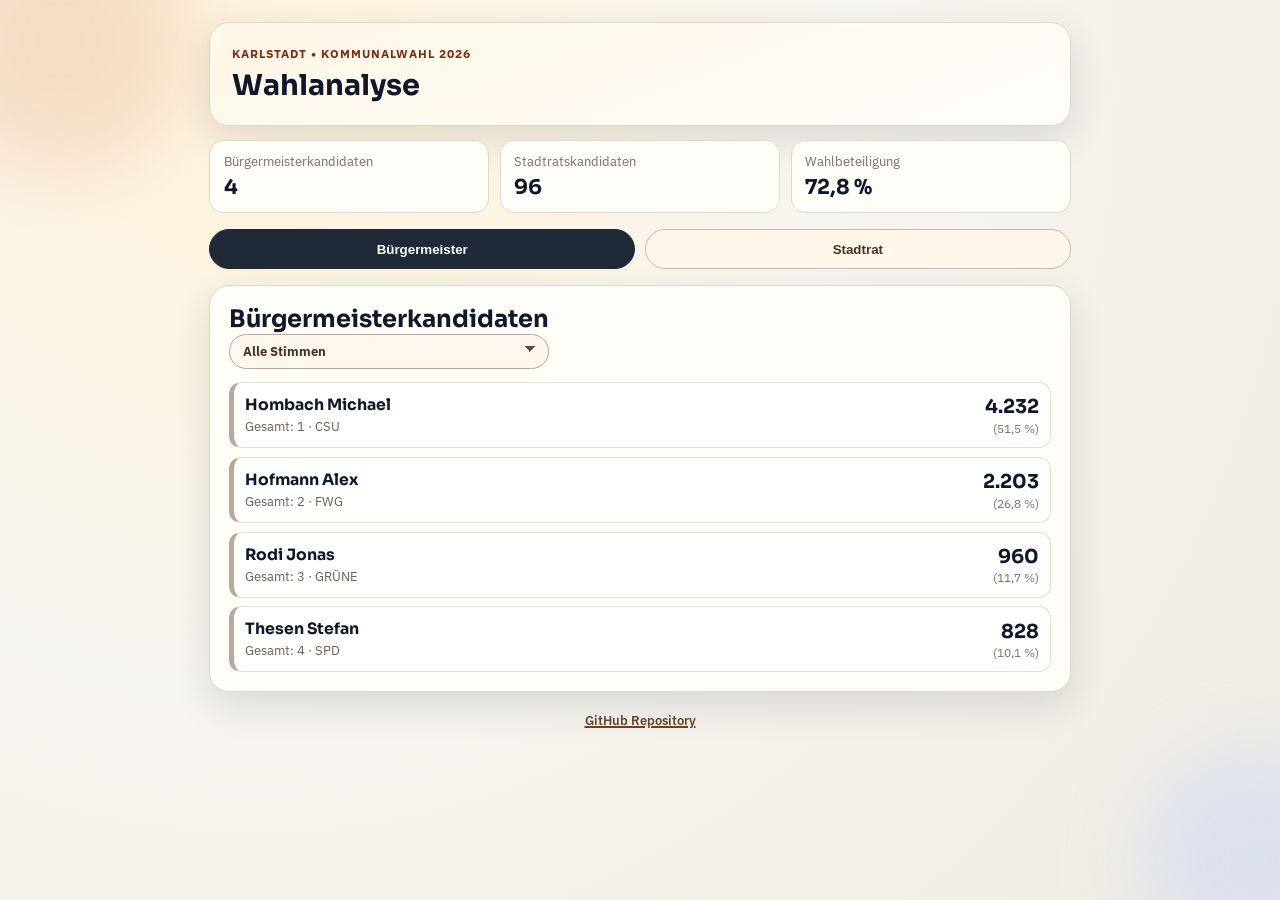
<file: index.html>
<!DOCTYPE html>
<html lang="de">

<head>
    <meta charset="UTF-8" />
    <meta name="viewport" content="width=device-width, initial-scale=1.0" />
    <title>Kommunalwahl 2026 Karlstadt | Analyse</title>
    <link rel="preconnect" href="https://fonts.googleapis.com" />
    <link rel="preconnect" href="https://fonts.gstatic.com" crossorigin />
    <link
        href="https://fonts.googleapis.com/css2?family=Sora:wght@400;600;700;800&family=IBM+Plex+Sans:wght@400;500;600&display=swap"
        rel="stylesheet" />
    <link rel="stylesheet" href="assets/styles.css" />
</head>

<body>
    <div class="bg-shape bg-shape-one" aria-hidden="true"></div>
    <div class="bg-shape bg-shape-two" aria-hidden="true"></div>

    <main class="app">
        <header class="hero">
            <p class="eyebrow">Karlstadt • Kommunalwahl 2026</p>
            <h1>Wahlanalyse</h1>
        </header>

        <section class="summary-cards" id="summaryCards"></section>

        <section class="tabs" aria-label="Ansichten">
            <button class="tab-button is-active" data-tab="mayor" type="button">Bürgermeister</button>
            <button class="tab-button" data-tab="council" type="button">Stadtrat</button>
        </section>

        <section class="panel" data-panel="mayor">
            <h2>Bürgermeisterkandidaten</h2>
            <div class="area-filter">
                <select id="areaSelectMayor" class="area-select" aria-label="Bereich auswählen"></select>
            </div>
            <div class="candidate-list" id="mayorList"></div>
        </section>

        <section class="panel is-hidden" data-panel="council">
            <div class="panel-header">
                <div>
                    <h2>Stadtratskandidaten</h2>
                </div>
                <div class="filter-row">
                    <div class="area-filter">
                        <select id="areaSelectCouncil" class="area-select" aria-label="Bereich auswählen"></select>
                    </div>
                    <div class="party-filter" id="partyFilter"></div>
                </div>
            </div>
            <div class="candidate-list" id="councilList"></div>
        </section>

        <footer class="app-footer">
            <a href="https://github.com/fredi-arand/kommunalwahl_karlstadt_2026_analyse" target="_blank"
                rel="noopener noreferrer">GitHub Repository</a>
        </footer>
    </main>

    <script src="assets/app.js" defer></script>
</body>

</html>
</file>
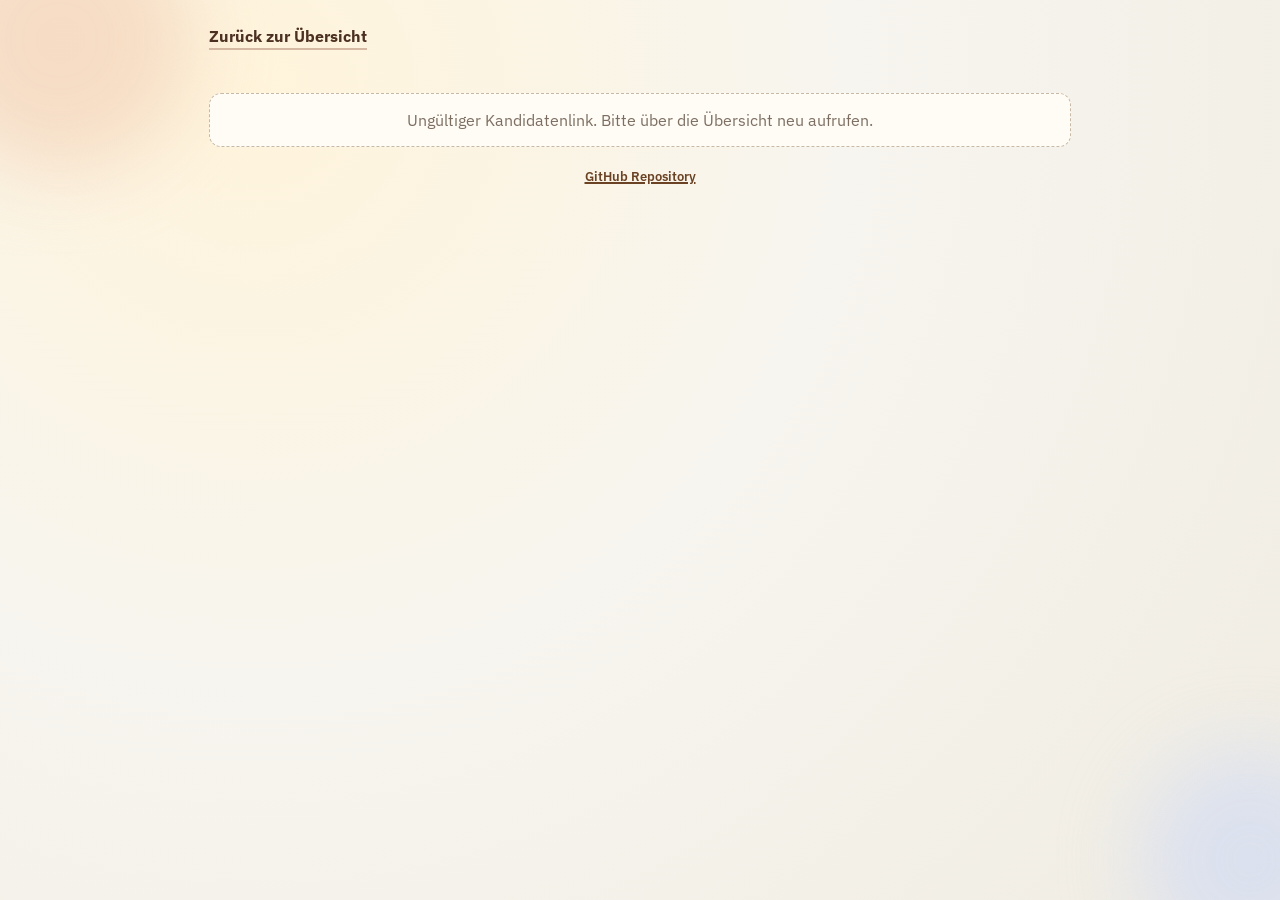
<file: candidate.html>
<!DOCTYPE html>
<html lang="de">

<head>
    <meta charset="UTF-8" />
    <meta name="viewport" content="width=device-width, initial-scale=1.0" />
    <title>Kandidat | Kommunalwahl 2026 Karlstadt</title>
    <link rel="preconnect" href="https://fonts.googleapis.com" />
    <link rel="preconnect" href="https://fonts.gstatic.com" crossorigin />
    <link
        href="https://fonts.googleapis.com/css2?family=Sora:wght@400;600;700;800&family=IBM+Plex+Sans:wght@400;500;600&display=swap"
        rel="stylesheet" />
    <link rel="stylesheet" href="assets/styles.css" />
</head>

<body>
    <div class="bg-shape bg-shape-one" aria-hidden="true"></div>
    <div class="bg-shape bg-shape-two" aria-hidden="true"></div>

    <main class="app">
        <a class="back-link" id="backToOverview" href="index.html">Zurück zur Übersicht</a>

        <section class="hero candidate-hero candidate-content">
            <p class="eyebrow" id="candidateScope">Kandidatenansicht</p>
            <h1 id="candidateName">Lade Kandidat...</h1>
            <p class="subtitle" id="candidateParty"></p>
            <div class="meta-row">
                <span id="candidateGeneratedAt">Lade Daten...</span>
            </div>
        </section>

        <section class="summary-cards candidate-kpis candidate-content" id="candidateKpis"></section>

        <section class="panel candidate-content">
            <h2>Ortsteile nach Gesamtergebnis</h2>
            <div class="area-rank-list" id="areaRanks"></div>
        </section>

        <section class="panel candidate-content" id="similarCandidatesSection" hidden>
            <h2>Kandidaten mit ähnlicher Stimmverteilung</h2>
            <div class="area-rank-list" id="similarCandidates"></div>
        </section>

        <section class="empty-state candidate-error" id="candidateError" hidden></section>

        <footer class="app-footer">
            <a href="https://github.com/fredi-arand/kommunalwahl_karlstadt_2026_analyse" target="_blank"
                rel="noopener noreferrer">GitHub Repository</a>
        </footer>
    </main>

    <script src="assets/candidate.js" defer></script>
</body>

</html>
</file>
<file: assets/styles.css>
:root {
    --ink: #0f172a;
    --ink-soft: #334155;
    --bg: #f7f5ef;
    --card: #fffdf8;
    --line: #ded7cb;
    --accent: #bf3f00;
    --accent-soft: #ffe2d1;
    --shadow: 0 14px 38px rgba(18, 24, 40, 0.12);
    --radius-lg: 20px;
    --radius-md: 14px;
}

* {
    box-sizing: border-box;
}

html,
body {
    margin: 0;
    padding: 0;
}

body {
    font-family: "IBM Plex Sans", sans-serif;
    color: var(--ink);
    background: radial-gradient(circle at 20% 10%, #fff4db 0%, var(--bg) 45%, #f0ece2 100%);
    min-height: 100vh;
}

.bg-shape {
    position: fixed;
    border-radius: 50%;
    filter: blur(40px);
    opacity: 0.55;
    z-index: -1;
}

.bg-shape-one {
    width: 260px;
    height: 260px;
    background: #f1c9ae;
    top: -90px;
    left: -70px;
}

.bg-shape-two {
    width: 220px;
    height: 220px;
    background: #cad7f8;
    bottom: -70px;
    right: -80px;
}

.app {
    max-width: 900px;
    margin: 0 auto;
    padding: 1rem 0.95rem 2.5rem;
}

.hero {
    background: linear-gradient(160deg, #fff7e7 0%, #fffdfa 100%);
    border: 1px solid var(--line);
    border-radius: var(--radius-lg);
    box-shadow: var(--shadow);
    padding: 1rem;
    animation: fadeSlide 420ms ease-out;
}

.eyebrow {
    margin: 0;
    font-size: 0.78rem;
    letter-spacing: 0.08em;
    text-transform: uppercase;
    color: #7c2d12;
    font-weight: 700;
}

h1,
h2,
h3 {
    font-family: "Sora", sans-serif;
    margin: 0;
}

.hero h1 {
    margin-top: 0.4rem;
    font-size: 1.8rem;
}

.subtitle {
    margin: 0.45rem 0 0;
    color: var(--ink-soft);
    line-height: 1.4;
}

.meta-row {
    margin-top: 0.85rem;
    font-size: 0.82rem;
    color: #7b6f62;
}

.summary-cards {
    display: grid;
    grid-template-columns: 1fr;
    gap: 0.65rem;
    margin-top: 0.9rem;
}

.summary-card {
    background: var(--card);
    border-radius: var(--radius-md);
    border: 1px solid var(--line);
    padding: 0.75rem 0.85rem;
    animation: fadeSlide 500ms ease-out;
}

.summary-label {
    margin: 0;
    font-size: 0.8rem;
    color: #7b6f62;
}

.summary-value {
    margin: 0.25rem 0 0;
    font-size: 1.28rem;
    font-family: "Sora", sans-serif;
    font-weight: 700;
}

.tabs {
    margin-top: 1rem;
    display: grid;
    grid-template-columns: 1fr 1fr;
    gap: 0.6rem;
}

.tab-button {
    border: 1px solid #c6b8a6;
    border-radius: 999px;
    padding: 0.7rem;
    font-weight: 700;
    background: #fff7ea;
    color: #4a3324;
    transition: 220ms ease;
}

.tab-button.is-active {
    background: #1f2937;
    color: #ffffff;
    border-color: #1f2937;
}

.panel {
    margin-top: 1rem;
    background: var(--card);
    border: 1px solid var(--line);
    border-radius: var(--radius-lg);
    box-shadow: var(--shadow);
    padding: 0.95rem;
    animation: fadeSlide 480ms ease-out;
}

.panel.is-hidden {
    display: none;
}

.panel-hint {
    margin: 0.3rem 0 0;
    color: #6b5f54;
    font-size: 0.9rem;
}

.panel-header {
    display: grid;
    gap: 0.8rem;
}

.filter-row {
    display: flex;
    flex-wrap: wrap;
    gap: 0.55rem;
}

.party-filter {
    display: grid;
    flex: 1 1 230px;
    min-width: 200px;
}

.party-select-wrap {
    --party-dot-color: transparent;
    position: relative;
    width: 100%;
}

.party-select-dot {
    position: absolute;
    left: 0.82rem;
    top: 50%;
    width: 0.58rem;
    height: 0.58rem;
    border-radius: 50%;
    transform: translateY(-50%);
    background: var(--party-dot-color);
    border: 1px solid rgba(54, 39, 28, 0.2);
    pointer-events: none;
}

.area-filter {
    display: grid;
    gap: 0;
    flex: 1 1 230px;
    min-width: 200px;
}

.area-filter-label {
    font-size: 0.8rem;
    color: #6b5f54;
    font-weight: 600;
}

.area-select,
.filter-select {
    appearance: none;
    width: 100%;
    max-width: 100%;
    border: 1px solid #b8a895;
    border-radius: 999px;
    padding: 0.45rem 2rem 0.45rem 0.82rem;
    background-color: #fff8ee;
    background-image:
        linear-gradient(45deg, transparent 50%, #6b4a33 50%),
        linear-gradient(135deg, #6b4a33 50%, transparent 50%);
    background-position:
        calc(100% - 1.1rem) calc(50% - 2px),
        calc(100% - 0.8rem) calc(50% - 2px);
    background-size: 6px 6px, 6px 6px;
    background-repeat: no-repeat;
    color: #4a3324;
    font-size: 0.83rem;
    font-weight: 700;
    font-family: "IBM Plex Sans", sans-serif;
}

.party-select-wrap .filter-select {
    padding-left: 1.65rem;
}

.area-select:focus-visible,
.filter-select:focus-visible {
    outline: 2px solid #1f2937;
    outline-offset: 2px;
}

.filter-chip {
    border: 1px solid #b8a895;
    border-radius: 999px;
    padding: 0.38rem 0.75rem;
    background: #fff8ee;
    color: #4a3324;
    font-size: 0.8rem;
    font-weight: 700;
}

.filter-chip.is-selected {
    color: white;
    border-color: transparent;
}

.candidate-list {
    margin-top: 0.85rem;
    display: grid;
    gap: 0.55rem;
}

.candidate-card {
    background: #ffffff;
    border: 1px solid #e6ded2;
    border-left: 5px solid #b9a999;
    border-radius: 12px;
    padding: 0.7rem;
    display: flex;
    justify-content: space-between;
    align-items: center;
    gap: 0.75rem;
    opacity: 0;
    transform: translateY(8px);
    animation: cardIn 360ms ease-out forwards;
    transition: transform 180ms ease, box-shadow 180ms ease, border-color 180ms ease;
}

.candidate-card-link {
    color: inherit;
    text-decoration: none;
}

.candidate-card-link:hover {
    transform: translateY(-1px);
    box-shadow: 0 10px 24px rgba(18, 24, 40, 0.16);
    border-color: #d7c8b5;
}

.candidate-card-link:focus-visible {
    outline: 2px solid #1f2937;
    outline-offset: 2px;
}

.candidate-main {
    min-width: 0;
}

.candidate-name {
    margin: 0;
    font-weight: 700;
    font-size: 0.98rem;
}

.candidate-party {
    margin: 0.2rem 0 0;
    color: #6b5f54;
    font-size: 0.8rem;
}

.vote-column {
    text-align: right;
    white-space: nowrap;
}

.vote-value {
    margin: 0;
    font-family: "Sora", sans-serif;
    font-size: 1.2rem;
    font-weight: 700;
}

.vote-label {
    margin: 0.1rem 0 0;
    color: #7b6f62;
    font-size: 0.75rem;
}

.empty-state {
    border: 1px dashed #c7b9a6;
    border-radius: 12px;
    padding: 1rem;
    text-align: center;
    color: #7c6f62;
    background: #fffbf5;
}

.back-link {
    display: inline-flex;
    align-items: center;
    margin: 0.25rem 0 0.8rem;
    color: #4c3122;
    font-weight: 700;
    text-decoration: none;
    border-bottom: 2px solid #d6b9a2;
    padding-bottom: 0.12rem;
}

.back-link:hover,
.back-link:focus-visible {
    color: #2f1d13;
    border-color: #aa6c44;
}

.candidate-hero {
    animation: fadeSlide 420ms ease-out;
}

.candidate-kpis {
    margin-top: 0.9rem;
}

.area-rank-list {
    margin-top: 0.8rem;
    display: grid;
    gap: 0.55rem;
}

.area-rank-row {
    background: #fffefb;
    border: 1px solid #e6ded2;
    border-radius: 12px;
    padding: 0.68rem 0.75rem;
    display: flex;
    justify-content: space-between;
    align-items: center;
    gap: 0.85rem;
}

.similar-candidate-link {
    display: flex;
    color: inherit;
    text-decoration: none;
}

.area-rank-row-clickable {
    cursor: pointer;
    transition: transform 160ms ease, box-shadow 160ms ease, border-color 160ms ease;
}

.area-rank-row-clickable:hover {
    transform: translateY(-1px);
    box-shadow: 0 8px 20px rgba(18, 24, 40, 0.1);
    border-color: #d7c8b5;
}

.area-rank-row-clickable:focus-visible {
    outline: 2px solid #1f2937;
    outline-offset: 2px;
}

.area-rank-main {
    min-width: 0;
}

.area-rank-title {
    margin: 0;
    font-size: 0.95rem;
}

.area-rank-subtitle {
    margin: 0.18rem 0 0;
    font-size: 0.8rem;
    color: #6f6458;
}

.area-rank-side {
    text-align: right;
    white-space: nowrap;
}

.area-rank-votes {
    margin: 0;
    font-size: 1.1rem;
    font-family: "Sora", sans-serif;
    font-weight: 700;
}

.area-rank-vote-label {
    margin: 0.08rem 0 0;
    font-size: 0.74rem;
    color: #7b6f62;
}

.candidate-error {
    margin-top: 1rem;
}

.app-footer {
    margin-top: 1.1rem;
    text-align: center;
}

.app-footer a {
    color: #6b4224;
    font-size: 0.82rem;
    font-weight: 600;
    text-decoration: underline;
    text-decoration-thickness: 1.5px;
}

.app-footer a:hover {
    color: #3f2a1a;
}

@keyframes fadeSlide {
    from {
        opacity: 0;
        transform: translateY(8px);
    }

    to {
        opacity: 1;
        transform: translateY(0);
    }
}

@keyframes cardIn {
    to {
        opacity: 1;
        transform: translateY(0);
    }
}

@media (min-width: 700px) {
    .app {
        padding: 1.4rem 1.2rem 3rem;
    }

    .hero {
        padding: 1.35rem;
    }

    .summary-cards {
        grid-template-columns: repeat(3, minmax(0, 1fr));
    }

    .panel {
        padding: 1.15rem;
    }

    .area-filter,
    .party-filter {
        max-width: 320px;
    }

    .filter-row {
        align-items: center;
    }
}
</file>
